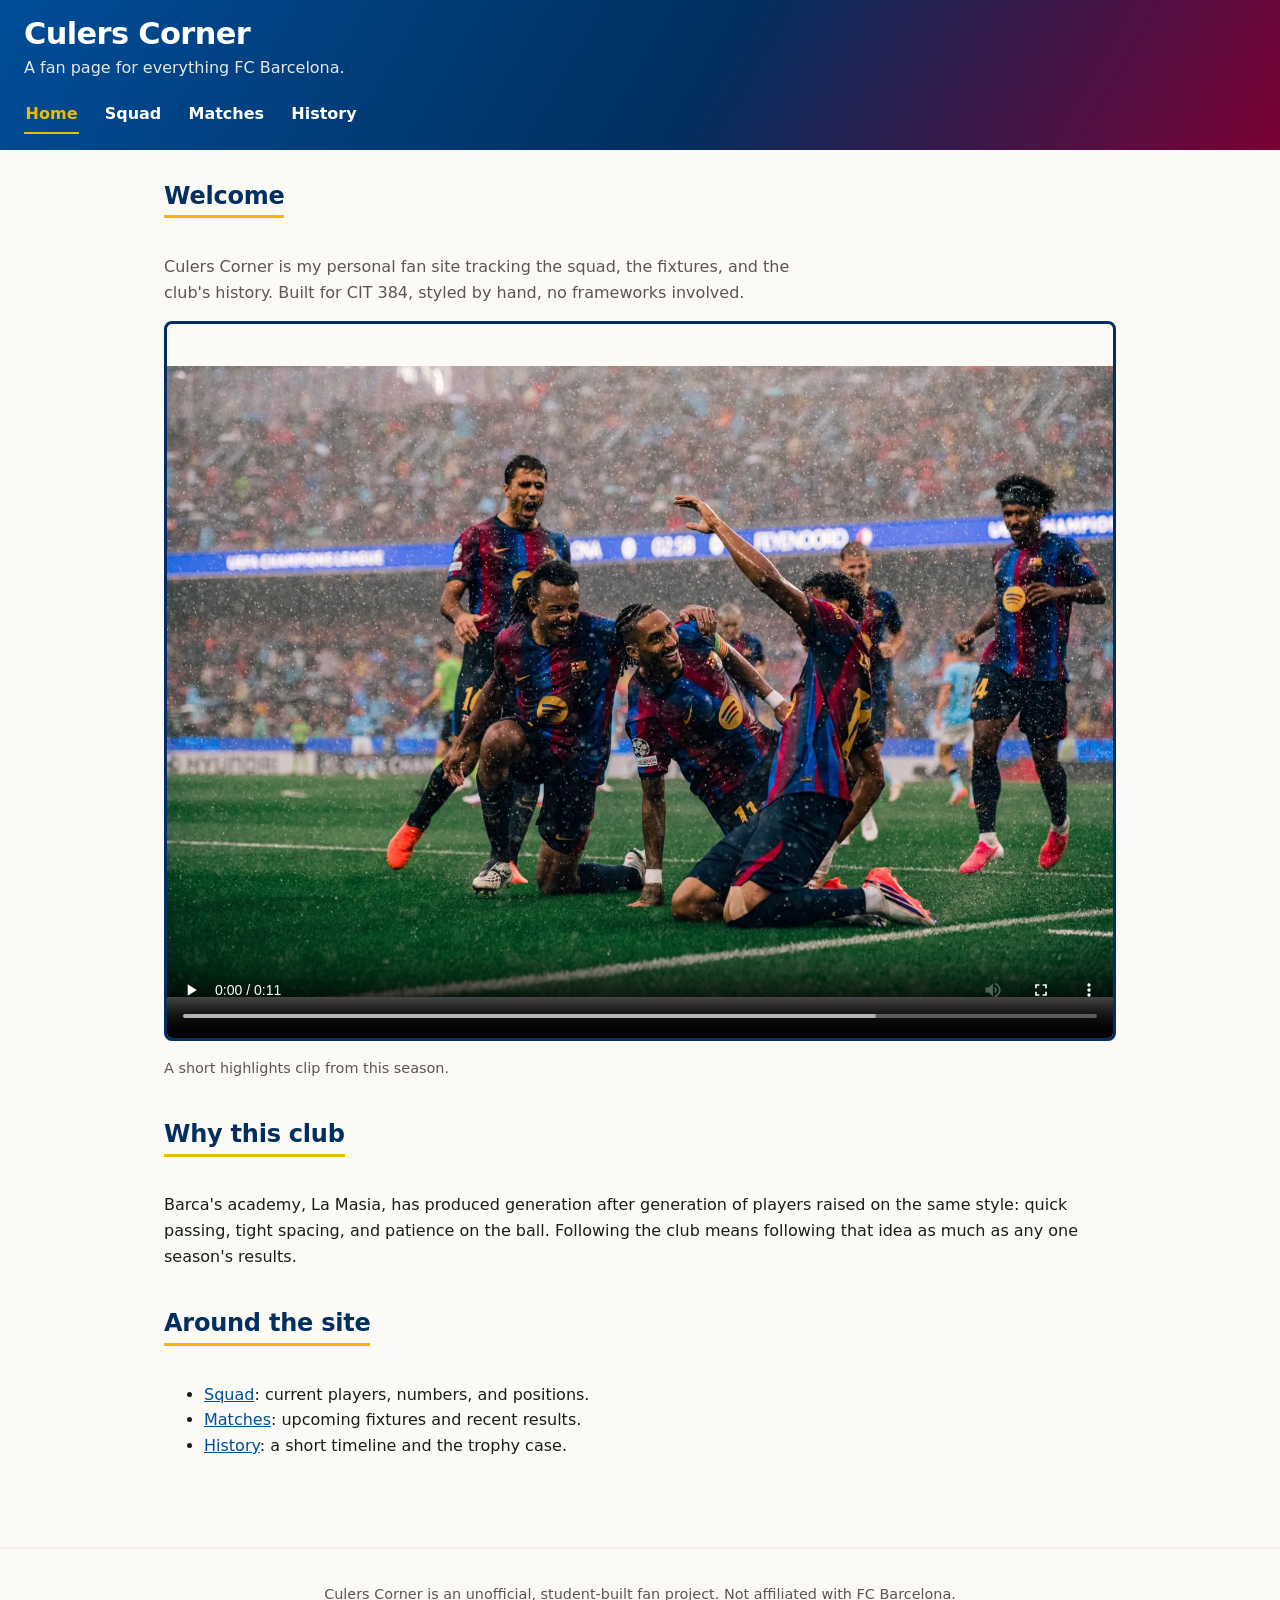
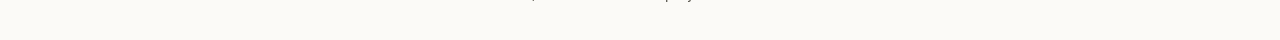
<file: index.html>
<!DOCTYPE html>
<html lang="en">
<head>
<meta charset="utf-8">
<title>Culers Corner | Home</title>
<link href="css/styles.css" rel="stylesheet" type="text/css">
</head>
<body>

<header role="banner" class="site-header">
  <h1 class="brand">Culers Corner</h1>
  <p class="tagline">A fan page for everything FC Barcelona.</p>
  <nav role="navigation">
    <ul>
      <li><a href="index.html" title="Home" aria-current="page">Home</a></li>
      <li><a href="squad.html" title="Meet the squad">Squad</a></li>
      <li><a href="matches.html" title="Fixtures and results">Matches</a></li>
      <li><a href="history.html" title="Club history and trophies">History</a></li>
    </ul>
  </nav>
</header>

<main role="main">

  <section class="hero" aria-labelledby="hero-title">
    <h2 id="hero-title">Welcome</h2>
    <p class="lead">Culers Corner is my personal fan site tracking the squad, the fixtures, and the club's history. Built for CIT 384, styled by hand, no frameworks involved.</p>

    <!--
      MDN Exploration #1: the <video> element's "poster" attribute.
      Location: hero clip below.
      What it is: "poster" points to an image the browser shows before
      the video has been played or while it's loading, instead of a
      blank black box.
      How I'm using it: showing a placeholder graphic until a real
      highlight clip is added to images/hero-poster.jpg and a real
      video file is dropped in at video/highlights.mp4.

      MDN Exploration #2: the "loop" attribute, also on this <video>.
      What it is: a boolean attribute that makes the video start over
      automatically once it reaches the end, instead of stopping on
      the last frame.
      How I'm using it: so a short highlight clip can play on repeat
      once someone hits play, without needing extra script.
    -->
    <video controls poster="images/Barca.jpg" loop width="720" height="720">
      <source src="Video/BarcaFamily.mp4" type="video/mp4">
      Your browser doesn't support embedded video. The poster image above shows what would play here.
    </video>
    <p class="hero-caption">A short highlights clip from this season.</p>
  </section>

  <section aria-labelledby="about-title">
    <h2 id="about-title">Why this club</h2>
    <p>Barca's academy, La Masia, has produced generation after generation of players raised on the same style: quick passing, tight spacing, and patience on the ball. Following the club means following that idea as much as any one season's results.</p>
  </section>

  <section aria-labelledby="quick-title">
    <h2 id="quick-title">Around the site</h2>
    <ul>
      <li><a href="squad.html" title="Meet the squad">Squad</a>: current players, numbers, and positions.</li>
      <li><a href="matches.html" title="Fixtures and results">Matches</a>: upcoming fixtures and recent results.</li>
      <li><a href="history.html" title="Club history and trophies">History</a>: a short timeline and the trophy case.</li>
    </ul>
  </section>

</main>

<footer role="contentinfo" class="site-footer">
  <p>Culers Corner is an unofficial, student-built fan project. Not affiliated with FC Barcelona.</p>
</footer>

</body>
</html>
</file>
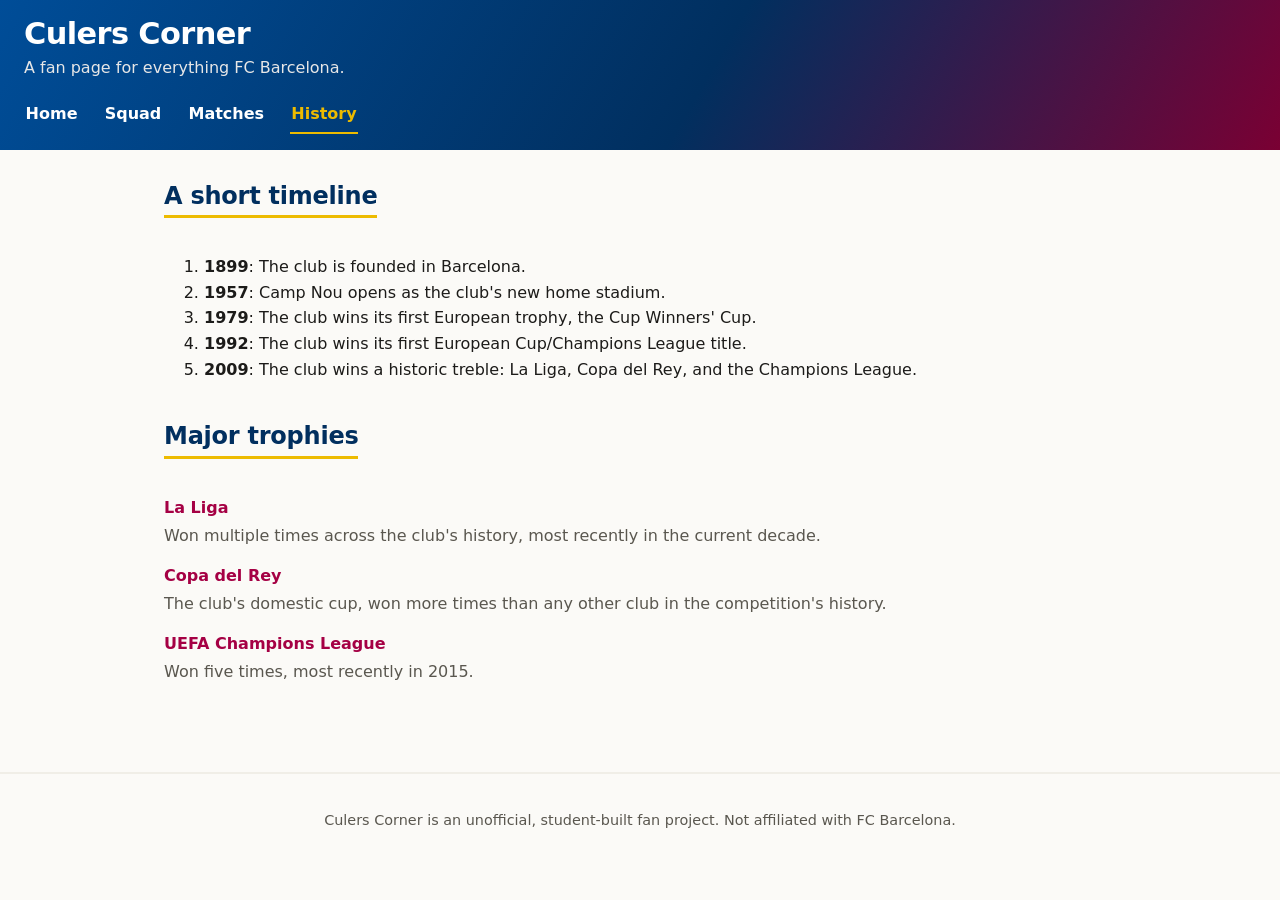
<file: history.html>
<!DOCTYPE html>
<html lang="en">
<head>
<meta charset="utf-8">
<title>Culers Corner | History</title>
<link href="css/styles.css" rel="stylesheet" type="text/css">
</head>
<body>

<header role="banner" class="site-header">
  <h1 class="brand">Culers Corner</h1>
  <p class="tagline">A fan page for everything FC Barcelona.</p>
  <nav role="navigation">
    <ul>
      <li><a href="index.html" title="Home">Home</a></li>
      <li><a href="squad.html" title="Meet the squad">Squad</a></li>
      <li><a href="matches.html" title="Fixtures and results">Matches</a></li>
      <li><a href="history.html" title="Club history and trophies" aria-current="page">History</a></li>
    </ul>
  </nav>
</header>

<main role="main">

  <section aria-labelledby="timeline-title">
    <h2 id="timeline-title">A short timeline</h2>
    <ol>
      <li><strong>1899</strong>: The club is founded in Barcelona.</li>
      <li><strong>1957</strong>: Camp Nou opens as the club's new home stadium.</li>
      <li><strong>1979</strong>: The club wins its first European trophy, the Cup Winners' Cup.</li>
      <li><strong>1992</strong>: The club wins its first European Cup/Champions League title.</li>
      <li><strong>2009</strong>: The club wins a historic treble: La Liga, Copa del Rey, and the Champions League.</li>
    </ol>
  </section>

  <section aria-labelledby="trophies-title">
    <h2 id="trophies-title">Major trophies</h2>
    <dl class="trophy-list">
      <dt>La Liga</dt>
      <dd>Won multiple times across the club's history, most recently in the current decade.</dd>
      <dt>Copa del Rey</dt>
      <dd>The club's domestic cup, won more times than any other club in the competition's history.</dd>
      <dt>UEFA Champions League</dt>
      <dd>Won five times, most recently in 2015.</dd>
    </dl>
  </section>

</main>

<footer role="contentinfo" class="site-footer">
  <p>Culers Corner is an unofficial, student-built fan project. Not affiliated with FC Barcelona.</p>
</footer>

</body>
</html>
</file>
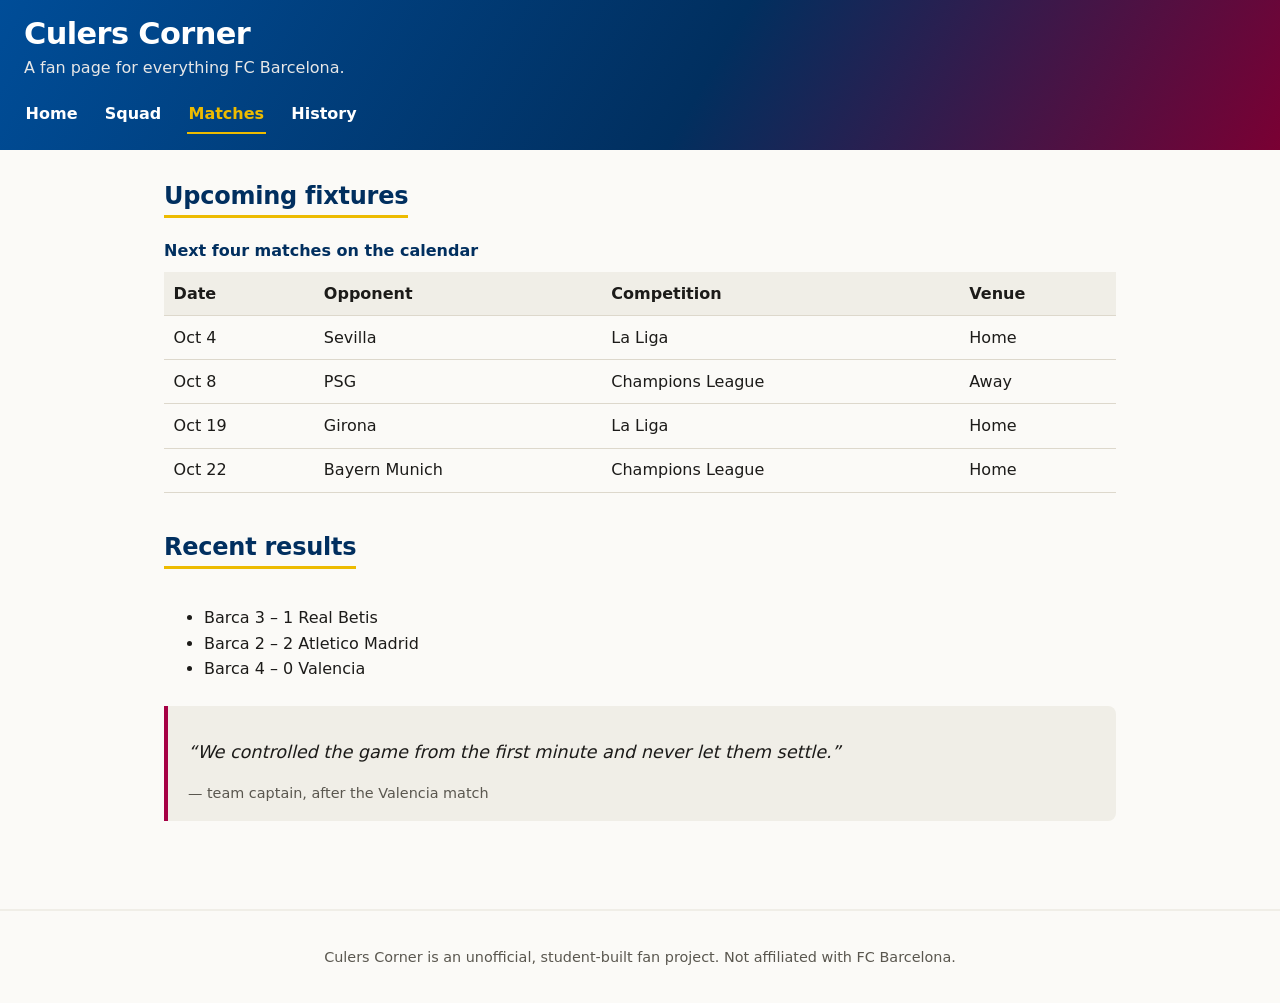
<file: matches.html>
<!DOCTYPE html>
<html lang="en">
<head>
<meta charset="utf-8">
<title>Culers Corner | Matches</title>
<link href="css/styles.css" rel="stylesheet" type="text/css">
</head>
<body>

<header role="banner" class="site-header">
  <h1 class="brand">Culers Corner</h1>
  <p class="tagline">A fan page for everything FC Barcelona.</p>
  <nav role="navigation">
    <ul>
      <li><a href="index.html" title="Home">Home</a></li>
      <li><a href="squad.html" title="Meet the squad">Squad</a></li>
      <li><a href="matches.html" title="Fixtures and results" aria-current="page">Matches</a></li>
      <li><a href="history.html" title="Club history and trophies">History</a></li>
    </ul>
  </nav>
</header>

<main role="main">

  <section aria-labelledby="fixtures-title">
    <h2 id="fixtures-title">Upcoming fixtures</h2>
    <table>
      <caption>Next four matches on the calendar</caption>
      <tr>
        <th scope="col">Date</th>
        <th scope="col">Opponent</th>
        <th scope="col">Competition</th>
        <th scope="col">Venue</th>
      </tr>
      <tr>
        <td>Oct 4</td>
        <td>Sevilla</td>
        <td>La Liga</td>
        <td>Home</td>
      </tr>
      <tr>
        <td>Oct 8</td>
        <td>PSG</td>
        <td>Champions League</td>
        <td>Away</td>
      </tr>
      <tr>
        <td>Oct 19</td>
        <td>Girona</td>
        <td>La Liga</td>
        <td>Home</td>
      </tr>
      <tr>
        <td>Oct 22</td>
        <td>Bayern Munich</td>
        <td>Champions League</td>
        <td>Home</td>
      </tr>
    </table>
  </section>

  <section aria-labelledby="results-title">
    <h2 id="results-title">Recent results</h2>
    <ul>
      <li>Barca 3 &ndash; 1 Real Betis</li>
      <li>Barca 2 &ndash; 2 Atletico Madrid</li>
      <li>Barca 4 &ndash; 0 Valencia</li>
    </ul>

    <!--
      MDN Exploration #5: the <q> element.
      Location: post-match quote below.
      What it is: <q> marks a short, inline quotation and browsers
      automatically wrap it in quotation marks for you. It's the
      inline counterpart to <blockquote>, which is for longer,
      block-level quotes.
      How I'm using it: pulling a short line from a post-match
      interview without having to type the quote marks myself.
    -->
    <div class="match-quote">
      <p><q cite="https://example.com/interview">We controlled the game from the first minute and never let them settle.</q></p>
      <footer>&mdash; team captain, after the Valencia match</footer>
    </div>
  </section>

</main>

<footer role="contentinfo" class="site-footer">
  <p>Culers Corner is an unofficial, student-built fan project. Not affiliated with FC Barcelona.</p>
</footer>

</body>
</html>
</file>
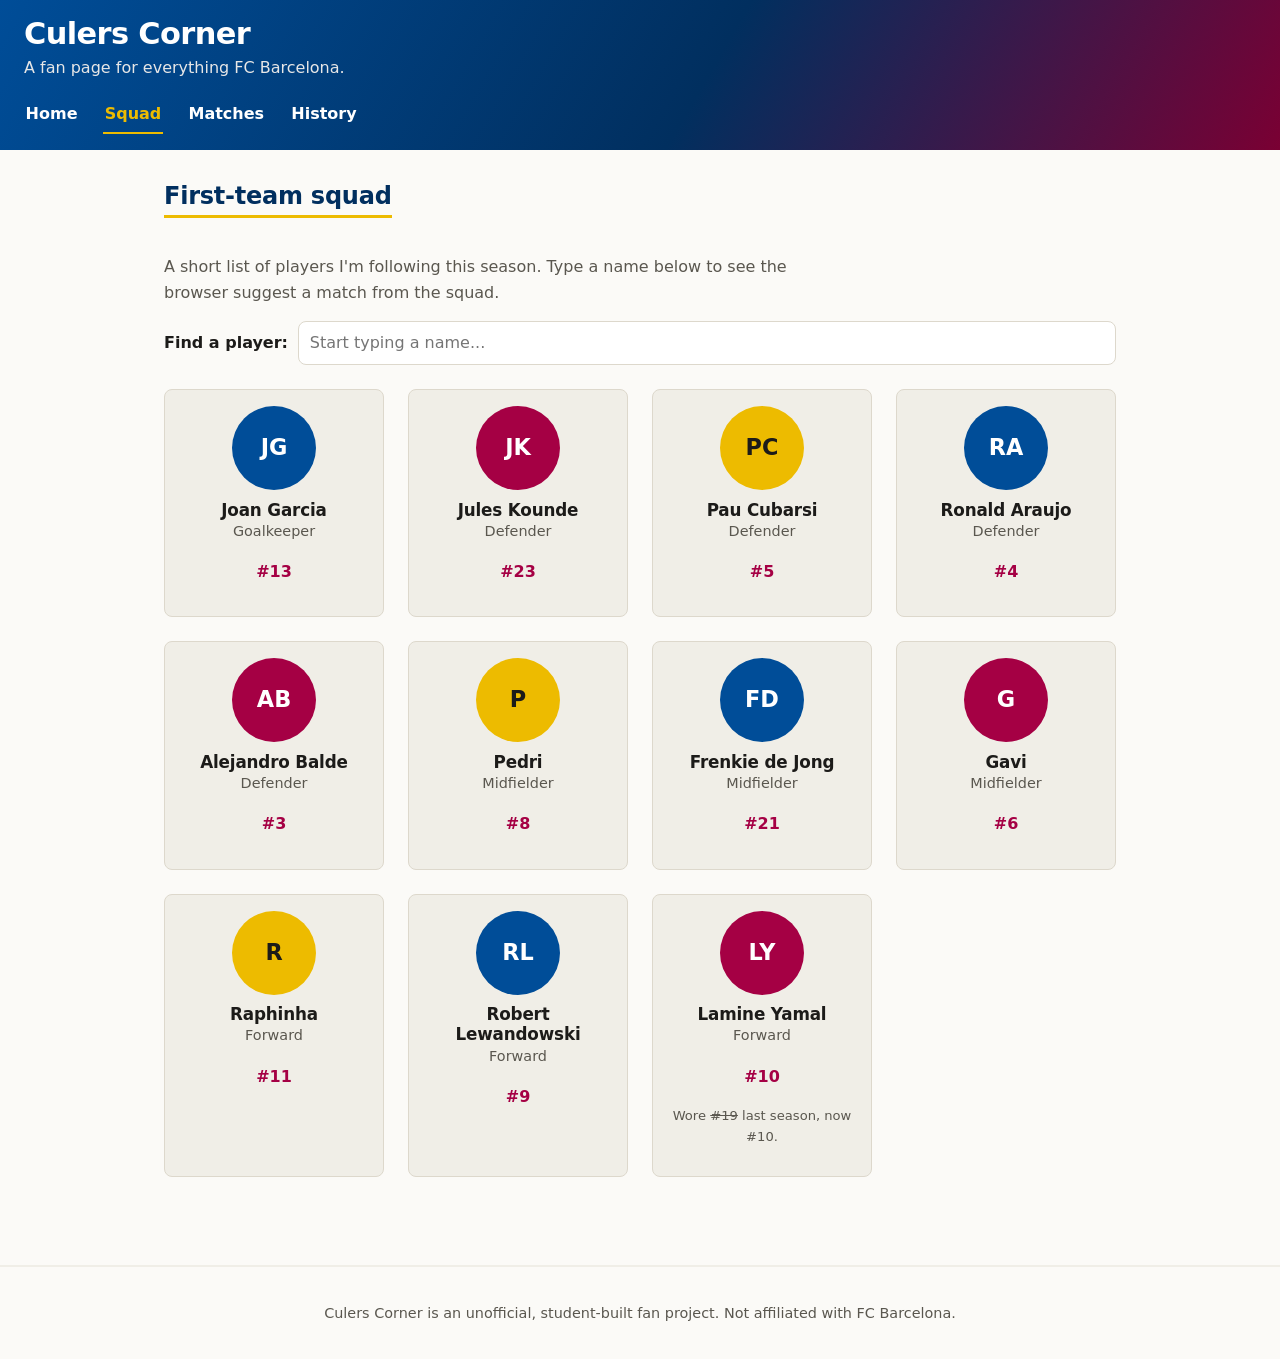
<file: squad.html>
<!DOCTYPE html>
<html lang="en">
<head>
<meta charset="utf-8">
<title>Culers Corner | Squad</title>
<link href="css/styles.css" rel="stylesheet" type="text/css">
</head>
<body>

<header role="banner" class="site-header">
  <h1 class="brand">Culers Corner</h1>
  <p class="tagline">A fan page for everything FC Barcelona.</p>
  <nav role="navigation">
    <ul>
      <li><a href="index.html" title="Home">Home</a></li>
      <li><a href="squad.html" title="Meet the squad" aria-current="page">Squad</a></li>
      <li><a href="matches.html" title="Fixtures and results">Matches</a></li>
      <li><a href="history.html" title="Club history and trophies">History</a></li>
    </ul>
  </nav>
</header>

<main role="main">

  <section aria-labelledby="squad-title">
    <h2 id="squad-title">First-team squad</h2>
    <p class="lead">A short list of players I'm following this season. Type a name below to see the browser suggest a match from the squad.</p>

    <!--
  MDN Exploration #3: the <datalist> element, paired with the
  "list" attribute on the <input> right below.
  Location: player search box.
  What they are: <datalist> holds a set of predefined <option>
  values, and an <input>'s "list" attribute points at a
  <datalist>'s id to connect the two. The browser then shows the
  datalist's options as autocomplete suggestions while typing,
  without needing any extra script.
  How I'm using them: letting a visitor start typing a starting XI
  player's name and see it suggested, the same way a search bar
  autocompletes.
-->
<div class="player-search">
  <label for="player-search">Find a player:</label>
  <input type="text" id="player-search" name="player-search" list="player-names" placeholder="Start typing a name...">
  <datalist id="player-names">
    <option value="Joan Garcia"></option>
    <option value="Jules Kounde"></option>
    <option value="Pau Cubarsi"></option>
    <option value="Ronald Araujo"></option>
    <option value="Alejandro Balde"></option>
    <option value="Pedri"></option>
    <option value="Frenkie de Jong"></option>
    <option value="Gavi"></option>
    <option value="Raphinha"></option>
    <option value="Robert Lewandowski"></option>
    <option value="Lamine Yamal"></option>
  </datalist>
</div>

<div class="squad-grid">

  <article class="player-card">
    <div class="player-avatar" style="background:#004d98">JG</div>
    <h3>Joan Garcia</h3>
    <p class="position">Goalkeeper</p>
    <p class="number">#13</p>
  </article>

  <article class="player-card">
    <div class="player-avatar" style="background:#a50044">JK</div>
    <h3>Jules Kounde</h3>
    <p class="position">Defender</p>
    <p class="number">#23</p>
  </article>

  <article class="player-card">
    <div class="player-avatar" style="background:#edbb00;color:#1c1b19">PC</div>
    <h3>Pau Cubarsi</h3>
    <p class="position">Defender</p>
    <p class="number">#5</p>
  </article>

  <article class="player-card">
    <div class="player-avatar" style="background:#004d98">RA</div>
    <h3>Ronald Araujo</h3>
    <p class="position">Defender</p>
    <p class="number">#4</p>
  </article>

  <article class="player-card">
    <div class="player-avatar" style="background:#a50044">AB</div>
    <h3>Alejandro Balde</h3>
    <p class="position">Defender</p>
    <p class="number">#3</p>
  </article>

  <article class="player-card">
    <div class="player-avatar" style="background:#edbb00;color:#1c1b19">P</div>
    <h3>Pedri</h3>
    <p class="position">Midfielder</p>
    <p class="number">#8</p>
  </article>

  <article class="player-card">
    <div class="player-avatar" style="background:#004d98">FD</div>
    <h3>Frenkie de Jong</h3>
    <p class="position">Midfielder</p>
    <p class="number">#21</p>
  </article>

  <article class="player-card">
    <div class="player-avatar" style="background:#a50044">G</div>
    <h3>Gavi</h3>
    <p class="position">Midfielder</p>
    <p class="number">#6</p>
  </article>

  <article class="player-card">
    <div class="player-avatar" style="background:#edbb00;color:#1c1b19">R</div>
    <h3>Raphinha</h3>
    <p class="position">Forward</p>
    <p class="number">#11</p>
  </article>

  <article class="player-card">
    <div class="player-avatar" style="background:#004d98">RL</div>
    <h3>Robert Lewandowski</h3>
    <p class="position">Forward</p>
    <p class="number">#9</p>
  </article>

  <article class="player-card">
    <div class="player-avatar" style="background:#a50044">LY</div>
    <h3>Lamine Yamal</h3>
    <p class="position">Forward</p>
    <p class="number">#10</p>

    <!--
      MDN Exploration #4: the <s> element.
      Location: right here, on the previous squad number below.
      What it is: <s> marks text that is no longer accurate or no
      longer relevant, shown with a strikethrough. It's different
      from <del>, which is meant for tracking an edit, <s> is for
      content that's simply outdated.
      How I'm using it: showing that this player wore squad number
      19 last season before switching to 10 this year. Squad members are subject to change.
    -->
    <p class="retired-note">Wore <s>#19</s> last season, now #10.</p>
  </article>

</div>
  </section>

</main>

<footer role="contentinfo" class="site-footer">
  <p>Culers Corner is an unofficial, student-built fan project. Not affiliated with FC Barcelona.</p>
</footer>

</body>
</html>
</file>
<file: css/styles.css>
/* ============================================================
   Culers Corner — a Barca fan site
   One shared stylesheet for all four pages.
   Colors are inspired by the club's blaugrana (blue/garnet)
   palette but are not an attempt to reproduce any official
   branding or crest.
   ============================================================ */

:root {
  --blau: #004d98;
  --blau-dark: #012f5f;
  --grana: #a50044;
  --grana-dark: #7a0033;
  --gold: #edbb00;
  --paper: #fbfaf7;
  --panel: #f0eee7;
  --ink: #1c1b19;
  --muted: #5a574f;
  --line: #ddd8cc;
  --radius: 8px;
}

* {
  box-sizing: border-box;
}

body {
  margin: 0;
  font-family: "Poppins", system-ui, -apple-system, "Segoe UI", Roboto, sans-serif;
  color: var(--ink);
  background: var(--paper);
  line-height: 1.6;
}

a {
  color: var(--blau);
}

a:hover {
  color: var(--grana);
}

img {
  max-width: 100%;
  display: block;
}

/* ---------- header and nav ---------- */

.site-header {
  padding: 1rem 1.5rem;
  background: linear-gradient(120deg, var(--blau) 0%, var(--blau-dark) 55%, var(--grana-dark) 100%);
  color: #fff;
}

.site-header .brand {
  margin: 0;
  font-size: 1.9rem;
  font-weight: 700;
  letter-spacing: -0.02em;
}

.site-header .tagline {
  margin: 0.15rem 0 1rem;
  color: #e7e7e7;
  font-size: 1rem;
}

.site-header nav ul {
  display: flex;
  flex-wrap: wrap;
  gap: 0.4rem 1.5rem;
  margin: 0;
  padding: 0;
  list-style: none;
}

.site-header nav a {
  display: inline-block;
  padding: 0.3rem 0.1rem;
  color: #fff;
  font-weight: 600;
  text-decoration: none;
  border-bottom: 2px solid transparent;
}

.site-header nav a:hover,
.site-header nav a[aria-current="page"] {
  border-bottom-color: var(--gold);
  color: var(--gold);
}

/* ---------- page layout ---------- */

main {
  max-width: 1000px;
  margin: 0 auto;
  padding: 2rem 1.5rem 3rem;
}

h1, h2, h3, h4 {
  line-height: 1.2;
  letter-spacing: -0.01em;
}

h2 {
  margin-top: 0;
  color: var(--blau-dark);
  border-bottom: 3px solid var(--gold);
  padding-bottom: 0.3rem;
  display: inline-block;
}

section {
  margin-bottom: 2.5rem;
}

.lead {
  max-width: 62ch;
  color: var(--muted);
}

/* ---------- hero / video ---------- */

.hero video {
  width: 100%;
  border-radius: var(--radius);
  border: 3px solid var(--blau-dark);
}

.hero-caption {
  margin-top: 0.5rem;
  color: var(--muted);
  font-size: 0.9rem;
}

/* ---------- squad search + cards ---------- */

.player-search {
  display: flex;
  flex-wrap: wrap;
  align-items: center;
  gap: 0.6rem;
  margin-bottom: 1.5rem;
}

.player-search label {
  font-weight: 600;
}

.player-search input {
  flex: 1 1 220px;
  padding: 0.5rem 0.7rem;
  border: 1.5px solid var(--line);
  border-radius: var(--radius);
  font: inherit;
}

.squad-grid {
  display: grid;
  grid-template-columns: repeat(auto-fill, minmax(180px, 1fr));
  gap: 1.5rem;
}

.player-card {
  padding: 1rem;
  border: 1px solid var(--line);
  border-radius: var(--radius);
  background: var(--panel);
  text-align: center;
}

.player-avatar {
  width: 84px;
  height: 84px;
  margin: 0 auto 0.6rem;
  border-radius: 50%;
  display: flex;
  align-items: center;
  justify-content: center;
  color: #fff;
  font-weight: 700;
  font-size: 1.4rem;
}

.player-card h3 {
  margin: 0.2rem 0 0;
  font-size: 1.05rem;
}

.player-card .position {
  margin: 0;
  color: var(--muted);
  font-size: 0.9rem;
}

.player-card .number {
  font-weight: 700;
  color: var(--grana);
}

.retired-note {
  margin-top: 0.4rem;
  font-size: 0.82rem;
  color: var(--muted);
}

/* ---------- fixtures table ---------- */

table {
  width: 100%;
  border-collapse: collapse;
}

caption {
  text-align: left;
  font-weight: 600;
  margin-bottom: 0.5rem;
  color: var(--blau-dark);
}

th, td {
  padding: 0.55rem 0.6rem;
  border-bottom: 1px solid var(--line);
  text-align: left;
}

th {
  background: var(--panel);
}

/* ---------- quote ---------- */

.match-quote {
  margin: 1.5rem 0;
  padding: 1rem 1.25rem;
  background: var(--panel);
  border-left: 4px solid var(--grana);
  border-radius: 0 var(--radius) var(--radius) 0;
}

.match-quote q {
  font-size: 1.1rem;
  font-style: italic;
}

.match-quote footer {
  margin-top: 0.4rem;
  color: var(--muted);
  font-size: 0.9rem;
}

/* ---------- trophy list ---------- */

dl.trophy-list dt {
  font-weight: 700;
  color: var(--grana);
  margin-top: 0.9rem;
}

dl.trophy-list dd {
  margin: 0.15rem 0 0;
  color: var(--muted);
}

/* ---------- footer ---------- */

.site-footer {
  padding: 1.25rem;
  text-align: center;
  color: var(--muted);
  border-top: 2px solid var(--panel);
  font-size: 0.9rem;
}
</file>
